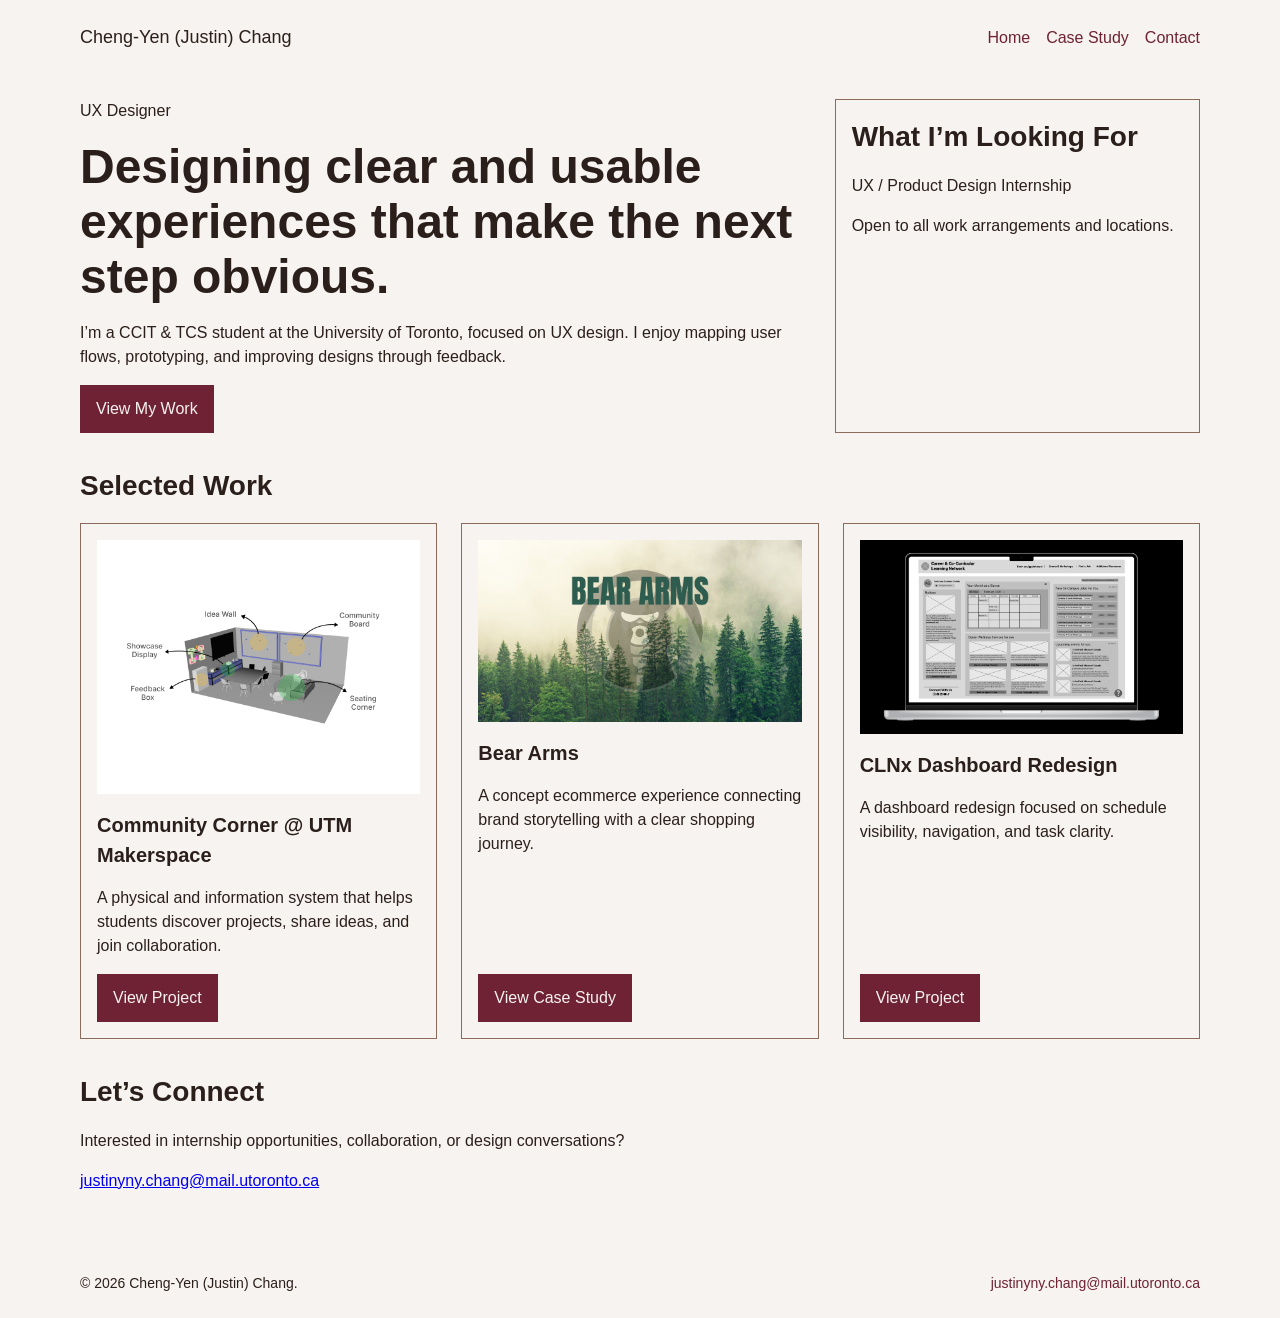
<file: index.html>
<!DOCTYPE html>
<html lang="en">
<head>
    <meta charset="UTF-8">
    <meta name="viewport" content="width=device-width, initial-scale=1.0">
    <title>Justin Chang | Portfolio</title>
    <link rel="stylesheet" href="css/style.css">
</head>
<body>
    <header class="site-header">
        <p>Cheng-Yen (Justin) Chang</p>

        <nav>
            <a href="index.html">Home</a>
            <a href="detail.html">Case Study</a>
            <a href="index.html#contact">Contact</a>
        </nav>
    </header>

    <main>
        <section class="hero-grid">
            <div class="hero-intro">
                <p>UX Designer</p>
                
                <h1>Designing clear and usable experiences that make the next step obvious.</h1>
                
                <p>
                    I’m a CCIT &amp; TCS student at the University of Toronto,
                    focused on UX design. I enjoy mapping user flows,
                    prototyping, and improving designs through feedback.
                </p>
                
                <a href="#work" class="button">View My Work</a>
            </div>
            
            <aside class="hero-info">
                <h2>What I’m Looking For</h2>
                <p>UX / Product Design Internship</p>
                <p>Open to all work arrangements and locations.</p>
            </aside>
        </section>
        
        <section id="work">
            <h2>Selected Work</h2>
            
            <div class="cards-gallery">
                <article class="card">
                    <img src="images/community-cover.png" 
                         alt="Community Corner project">
                    
                    <h3>Community Corner @ UTM Makerspace</h3>
                         
                    <p>
                        A physical and information system that helps students
                        discover projects, share ideas, and join collaboration.
                    </p>
                        
                    <a href="images/community-final.png" class="button">
                        View Project
                    </a>
                </article>
                
                <article class="card">
                    <img src="images/beararms-cover.png"
                         alt="Bear Arms project">
                    <h3>Bear Arms</h3>
                    
                    <p>
                        A concept ecommerce experience connecting brand
                        storytelling with a clear shopping journey.
                    </p>
                    
                    <a href="detail.html" class="button">
                        View Case Study
                    </a>
                </article>

                <article class="card">
                    <img src="images/clnx-cover.png"
                        alt="CLNx Dashboard Redesign project">

                    <h3>CLNx Dashboard Redesign</h3>
                    
                    <p>
                        A dashboard redesign focused on schedule visibility,
                        navigation, and task clarity.
                    </p>
                    
                    <a href="images/clnx-wireframe-overview.png" class="button">
                        View Project
                    </a>
                </article>
            </div>
        </section>
        
        <section id="contact">
            <h2>Let’s Connect</h2>
            
            <p>
                Interested in internship opportunities,
                collaboration, or design conversations?
            </p>
            
            <a href="mailto:justinyny.chang@mail.utoronto.ca">
                justinyny.chang@mail.utoronto.ca
            </a>
        </section>
    </main>

    <footer class="site-footer">
        <p>&copy; 2026 Cheng-Yen (Justin) Chang.</p>
        <a href="mailto:justinyny.chang@mail.utoronto.ca">
            justinyny.chang@mail.utoronto.ca
        </a>
    </footer>
</body>
</html>
</file>
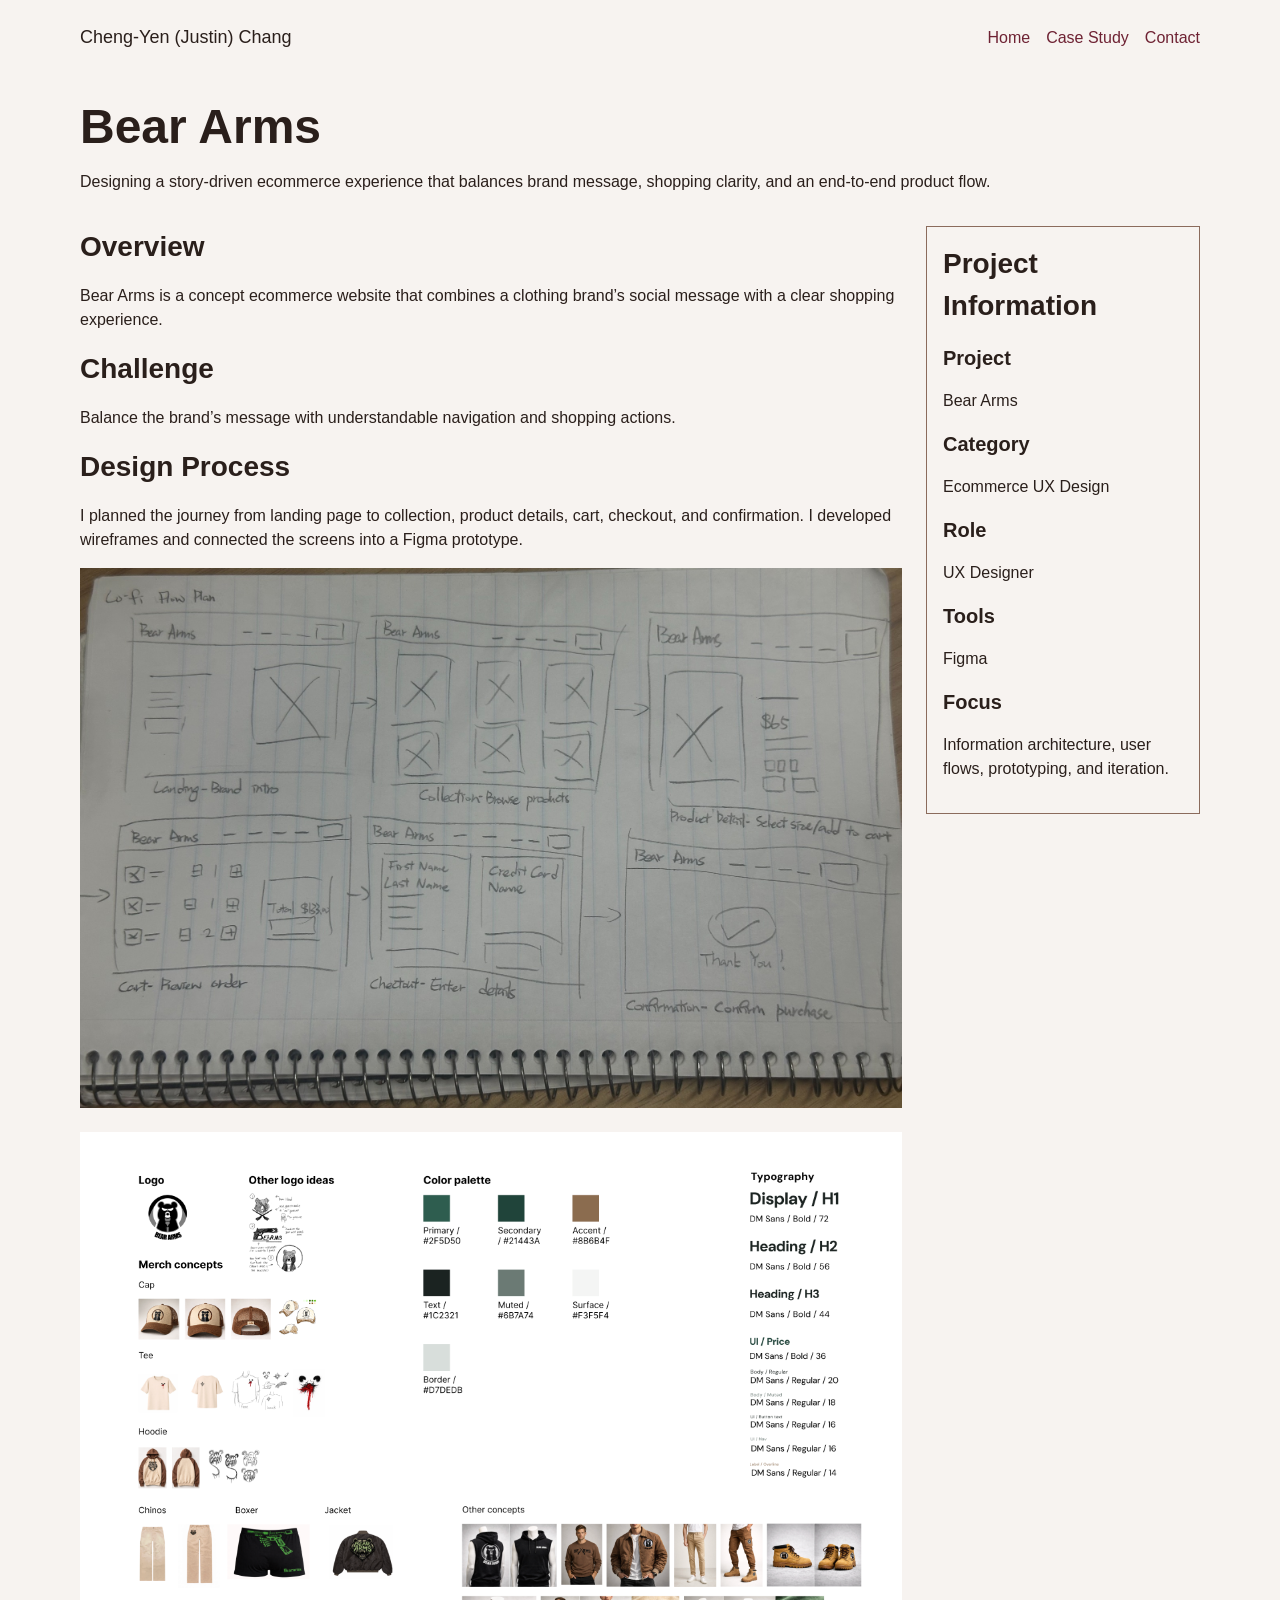
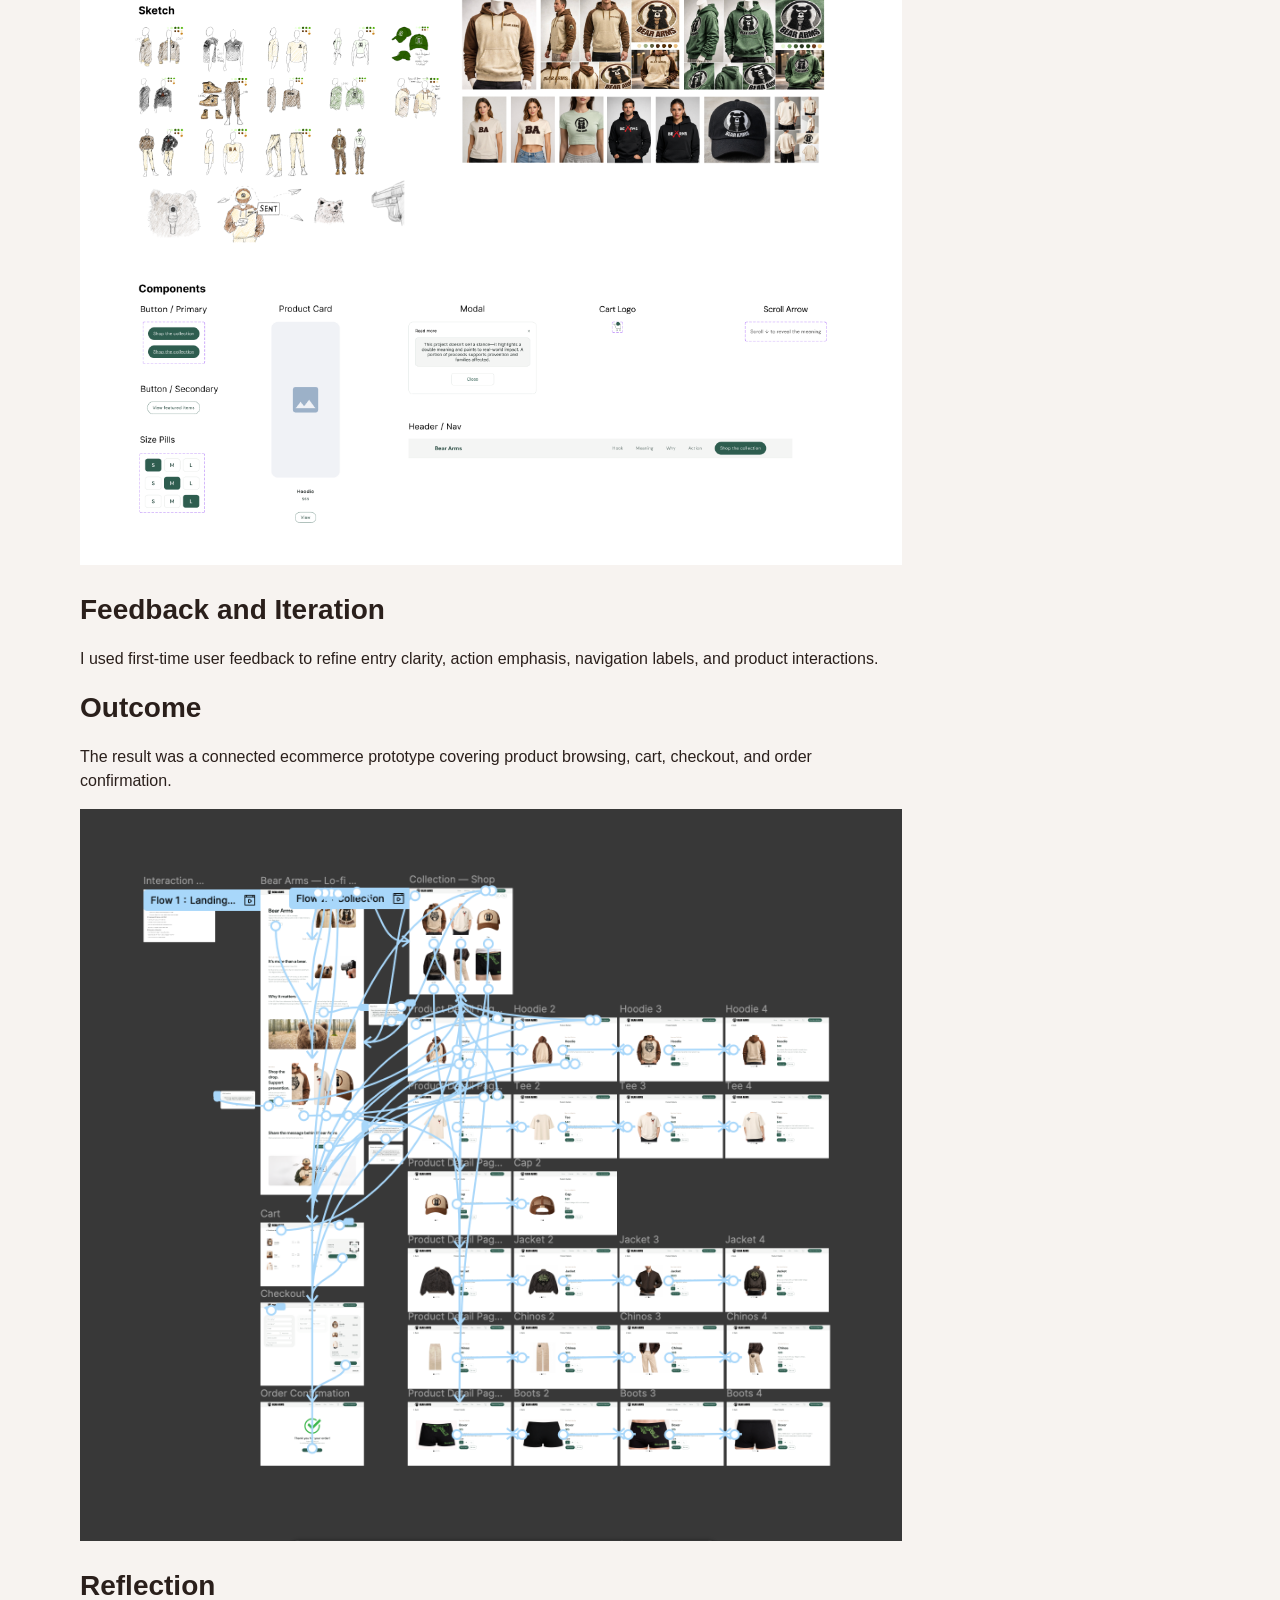
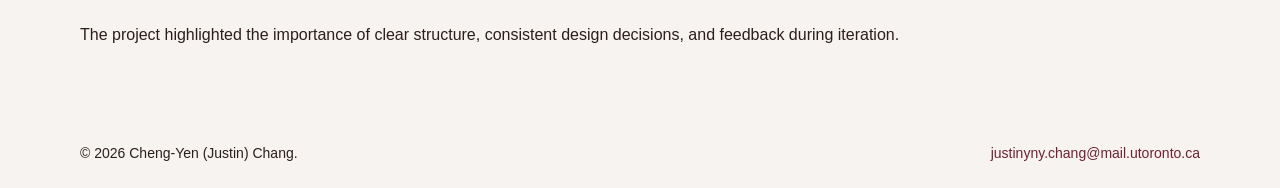
<file: detail.html>
<!DOCTYPE html>
<html lang="en">
<head>
    <meta charset="UTF-8">
    <meta name="viewport" content="width=device-width, initial-scale=1.0">
    <title>Justin Chang | Bear Arms</title>
    <link rel="stylesheet" href="css/style.css">
</head>
<body>
    <header class="site-header">
        <p>Cheng-Yen (Justin) Chang</p>

        <nav>
            <a href="index.html">Home</a>
            <a href="detail.html">Case Study</a>
            <a href="index.html#contact">Contact</a>
        </nav>
    </header>

    <main>
        <section class="detail-hero">
            <h1>Bear Arms</h1>

            <p>
                Designing a story-driven ecommerce experience
                that balances brand message, shopping clarity,
                and an end-to-end product flow.
            </p>
        </section>

        <section class="content-grid">
            <article class="case-study">
                <h2>Overview</h2>
                <p>
                    Bear Arms is a concept ecommerce website that combines
                    a clothing brand’s social message with a clear shopping
                    experience.
                </p>

                <h2>Challenge</h2>
                <p>
                    Balance the brand’s message with understandable
                    navigation and shopping actions.
                </p>

                <h2>Design Process</h2>
                <p>
                    I planned the journey from landing page to collection,
                    product details, cart, checkout, and confirmation.
                    I developed wireframes and connected the screens
                    into a Figma prototype.
                </p>

                <img src="images/beararms-flow-plan.png"
                     alt="Bear Arms shopping user flow">

                <img src="images/beararms-figma-system.png"
                     alt="Bear Arms wireframes and Figma design system">

                <h2>Feedback and Iteration</h2>
                <p>
                    I used first-time user feedback to refine entry clarity,
                    action emphasis, navigation labels, and product interactions.
                </p>

                <h2>Outcome</h2>
                <p>
                    The result was a connected ecommerce prototype covering
                    product browsing, cart, checkout, and order confirmation.
                </p>

                <img src="images/beararms-final.png"
                     alt="Final Bear Arms ecommerce prototype">

                <h2>Reflection</h2>
                <p>
                    The project highlighted the importance of clear structure,
                    consistent design decisions, and feedback during iteration.
                </p>
            </article>

            <aside class="project-info">
                <h2>Project Information</h2>

                <h3>Project</h3>
                <p>Bear Arms</p>

                <h3>Category</h3>
                <p>Ecommerce UX Design</p>

                <h3>Role</h3>
                <p>UX Designer</p>

                <h3>Tools</h3>
                <p>Figma</p>

                <h3>Focus</h3>
                <p>
                    Information architecture, user flows,
                    prototyping, and iteration.
                </p>
            </aside>
        </section>
    </main>

    <footer class="site-footer">
        <p>© 2026 Cheng-Yen (Justin) Chang.</p>
        <a href="mailto:justinyny.chang@mail.utoronto.ca">
            justinyny.chang@mail.utoronto.ca
        </a>
    </footer>
</body>
</html>
</file>
<file: css/style.css>
* {
    margin: 0;
    padding: 0;
    box-sizing: border-box;
}

body {
    font-family: Arial, sans-serif;
    background-color: #f7f3f0;
    color: #2a1f1b;
    line-height: 1.5;
}

img {
    max-width: 100%;
    display: block;
}

.site-header,
.site-footer {
    display: flex;
    flex-direction: column;
    gap: 16px;
    padding: 24px 16px;
}

.site-header nav {
    display: flex;
    gap: 16px;
}

.site-header a,
.site-footer a {
    color: #6e2233;
    text-decoration: none;
}

main {
    padding: 24px 16px;
}

main > section {
    margin-bottom: 32px;
}

h1,
h2,
h3,
p {
    margin-bottom: 16px;
}

.hero-grid {
    display: grid;
    grid-template-columns: 1fr;
    gap: 24px;
}

.hero-info {
    padding: 16px;
    border: 1px solid #8b6b5c;
}

.cards-gallery {
    display: grid;
    grid-template-columns: 1fr;
    gap: 24px;
}

.card {
    display: flex;
    flex-direction: column;
    gap: 16px;
    padding: 16px;
    border: 1px solid #8b6b5c;
}

.card .button {
    margin-top: auto;
}

.card h3,
.card p {
    margin-bottom: 0;
}

.button {
    display: inline-block;
    padding: 12px 16px;
    background-color: #6e2233;
    color: #f7f3f0;
    text-decoration: none;
}

.card .button {
    align-self: flex-start;
}

.content-grid {
    display: grid;
    grid-template-columns: 1fr;
    gap: 24px;
    align-items: start;
}

.project-info {
    padding: 16px;
    border: 1px solid #8b6b5c;
}

.case-study img {
    margin-bottom: 24px;
}

h1 {
    font-size: 34px;
    line-height: 1.15;
}

h2 {
    font-size: 24px;
}

h3 {
    font-size: 20px;
}

.site-header p,
.site-footer p {
    margin-bottom: 0;
}

.site-header > p {
    font-size: 18px;
}

.site-footer {
    font-size: 14px;
}

@media (min-width: 768px) {
    .site-header,
    .site-footer {
        flex-direction: row;
        justify-content: space-between;
        align-items: center;
    }

    .hero-grid {
        grid-template-columns: 2fr 1fr;
    }

    .cards-gallery {
        grid-template-columns: repeat(auto-fit, minmax(280px, 1fr));
    }

    .content-grid {
        grid-template-columns: 3fr 1fr;
    }

    .site-header,
    .site-footer,
    main {
        padding-left: 80px;
        padding-right: 80px;
    }
    
    h1 {
        font-size: 48px;
    }
    
    h2 {
        font-size: 28px;
    }
}
</file>
